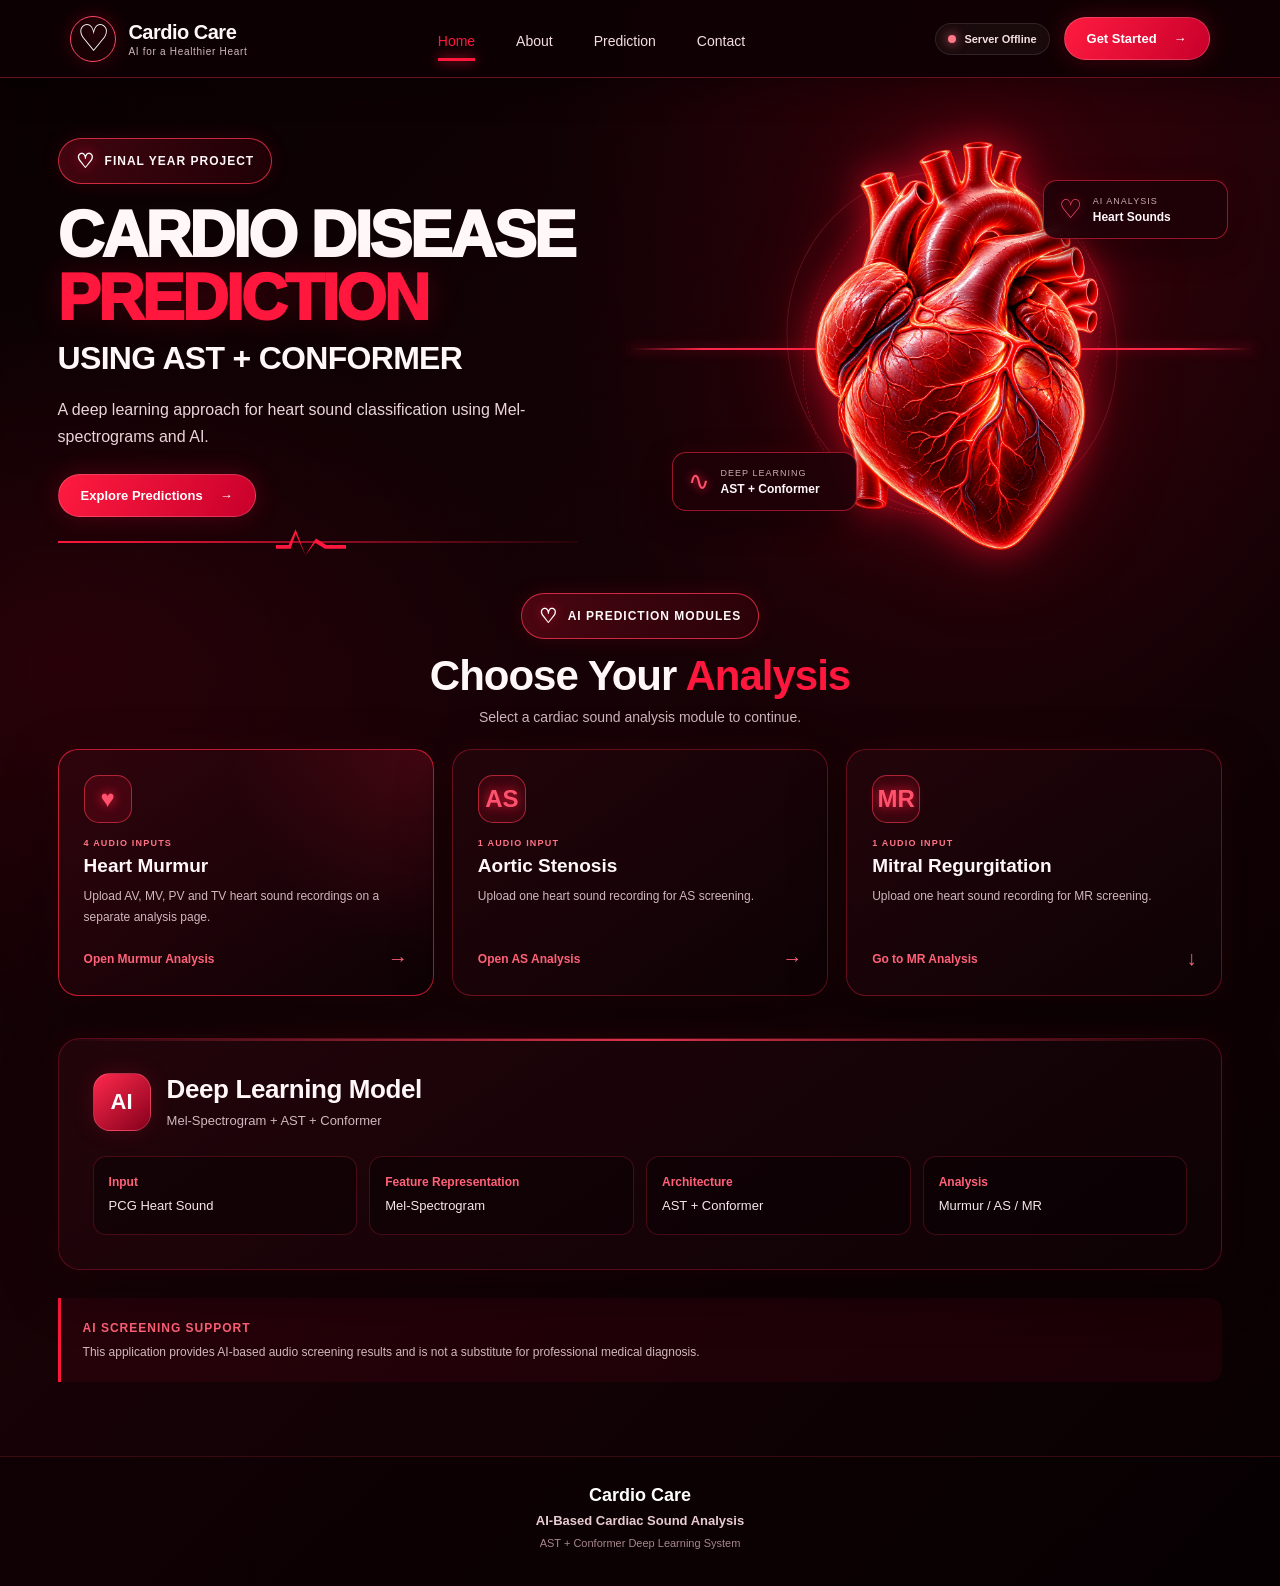
<file: index.html>
<!DOCTYPE html>
<html lang="en">

<head>

    <meta charset="UTF-8">

    <meta name="viewport"
          content="width=device-width, initial-scale=1.0">

    <title>Cardio Care | AI Cardiac Sound Analysis</title>

    <link rel="stylesheet" href="style.css">

</head>


<body>


<!-- =========================================================
     HEADER
========================================================= -->

<header class="header" id="home">
<a class="logo" href="#home" aria-label="Cardio Care home"><span class="logo-mark" aria-hidden="true">♡</span><span class="logo-copy"><strong>Cardio Care</strong><small>AI for a Healthier Heart</small></span></a>
<nav class="main-nav" aria-label="Main navigation"><a class="active" href="#home">Home</a><a href="#about">About</a><a href="#prediction">Prediction</a><a href="#contact">Contact</a></nav>
<div class="header-actions"><div class="status"><span id="serverDot" class="status-dot"></span><span id="serverStatus">Checking server...</span></div><a class="get-started" href="#prediction">Get Started <span aria-hidden="true">→</span></a></div>
</header>



<!-- =========================================================
     MAIN
========================================================= -->

<main class="container">


    <!-- =====================================================
         HERO
    ====================================================== -->

    <section class="hero" id="about"><div class="hero-copy"><div class="hero-badge"><span class="pulse-mini">♡</span> FINAL YEAR PROJECT</div><h1>CARDIO DISEASE<br><span>PREDICTION</span></h1><h2>USING AST + CONFORMER</h2><p>A deep learning approach for heart sound classification using Mel-spectrograms and AI.</p><a class="hero-cta" href="#prediction">Explore Predictions <span aria-hidden="true">→</span></a><div class="hero-ecg" aria-hidden="true"><span></span></div></div><div class="hero-art" aria-hidden="true"><div class="heart-orbit orbit-one"></div><div class="heart-orbit orbit-two"></div><div class="heart-glow"></div><img class="hero-heart-image" src="heart.png" alt="Realistic red anatomical human heart"><div class="ecg-line"><span></span></div><div class="floating-chip chip-top"><span class="chip-icon">♡</span><span><small>AI ANALYSIS</small><strong>Heart Sounds</strong></span></div><div class="floating-chip chip-bottom"><span class="chip-icon">∿</span><span><small>DEEP LEARNING</small><strong>AST + Conformer</strong></span></div></div></section>



    <!-- =====================================================
         1. HEART MURMUR ANALYSIS
    ====================================================== -->





    <!-- =====================================================
         2. AORTIC STENOSIS ANALYSIS
    ====================================================== -->

    
    <section class="module-section" id="prediction">
        <div class="module-heading">
            <span class="hero-badge"><span class="pulse-mini">♡</span> AI PREDICTION MODULES</span>
            <h2>Choose Your <span>Analysis</span></h2>
            <p>Select a cardiac sound analysis module to continue.</p>
        </div>
        <div class="module-grid">
            <a class="module-card module-featured" href="murmur.html">
                <span class="module-symbol">♥</span><span class="module-tag">4 AUDIO INPUTS</span>
                <h3>Heart Murmur</h3><p>Upload AV, MV, PV and TV heart sound recordings on a separate analysis page.</p>
                <span class="module-link">Open Murmur Analysis <b>→</b></span>
            </a>
            <a class="module-card" href="as.html">
                <span class="module-symbol">AS</span><span class="module-tag">1 AUDIO INPUT</span>
                <h3>Aortic Stenosis</h3><p>Upload one heart sound recording for AS screening.</p>
                <span class="module-link">Open AS Analysis <b>→</b></span>
            </a>
            <a class="module-card" href="mr.html">
                <span class="module-symbol">MR</span><span class="module-tag">1 AUDIO INPUT</span>
                <h3>Mitral Regurgitation</h3><p>Upload one heart sound recording for MR screening.</p>
                <span class="module-link">Go to MR Analysis <b>↓</b></span>
            </a>
        </div>
    </section>





    <!-- =====================================================
         3. MITRAL REGURGITATION ANALYSIS
    ====================================================== -->

    



    <!-- =====================================================
         MODEL INFORMATION
    ====================================================== -->

    <section class="card model-card">

        <div class="section-title">

            <div class="icon">
                AI
            </div>

            <div>

                <h2>
                    Deep Learning Model
                </h2>

                <p>
                    Mel-Spectrogram + AST + Conformer
                </p>

            </div>

        </div>

        <div class="model-info">

            <div class="model-item">
                <strong>Input</strong>
                <span>PCG Heart Sound</span>
            </div>

            <div class="model-item">
                <strong>Feature Representation</strong>
                <span>Mel-Spectrogram</span>
            </div>

            <div class="model-item">
                <strong>Architecture</strong>
                <span>AST + Conformer</span>
            </div>

            <div class="model-item">
                <strong>Analysis</strong>
                <span>Murmur / AS / MR</span>
            </div>

        </div>

    </section>



    <!-- =====================================================
         DISCLAIMER
    ====================================================== -->

    <section class="disclaimer">

        <span>
            AI Screening Support
        </span>

        <p>
            This application provides AI-based audio screening
            results and is not a substitute for professional
            medical diagnosis.
        </p>

    </section>


</main>



<!-- =========================================================
     FOOTER
========================================================= -->

<footer id="contact">

    <div class="footer-brand">
        Cardio Care
    </div>

    <p>
        AI-Based Cardiac Sound Analysis
    </p>

    <span>
        AST + Conformer Deep Learning System
    </span>

</footer>



<!-- =========================================================
     JAVASCRIPT
========================================================= -->

<script src="script.js"></script>


</body>

</html>
</file>
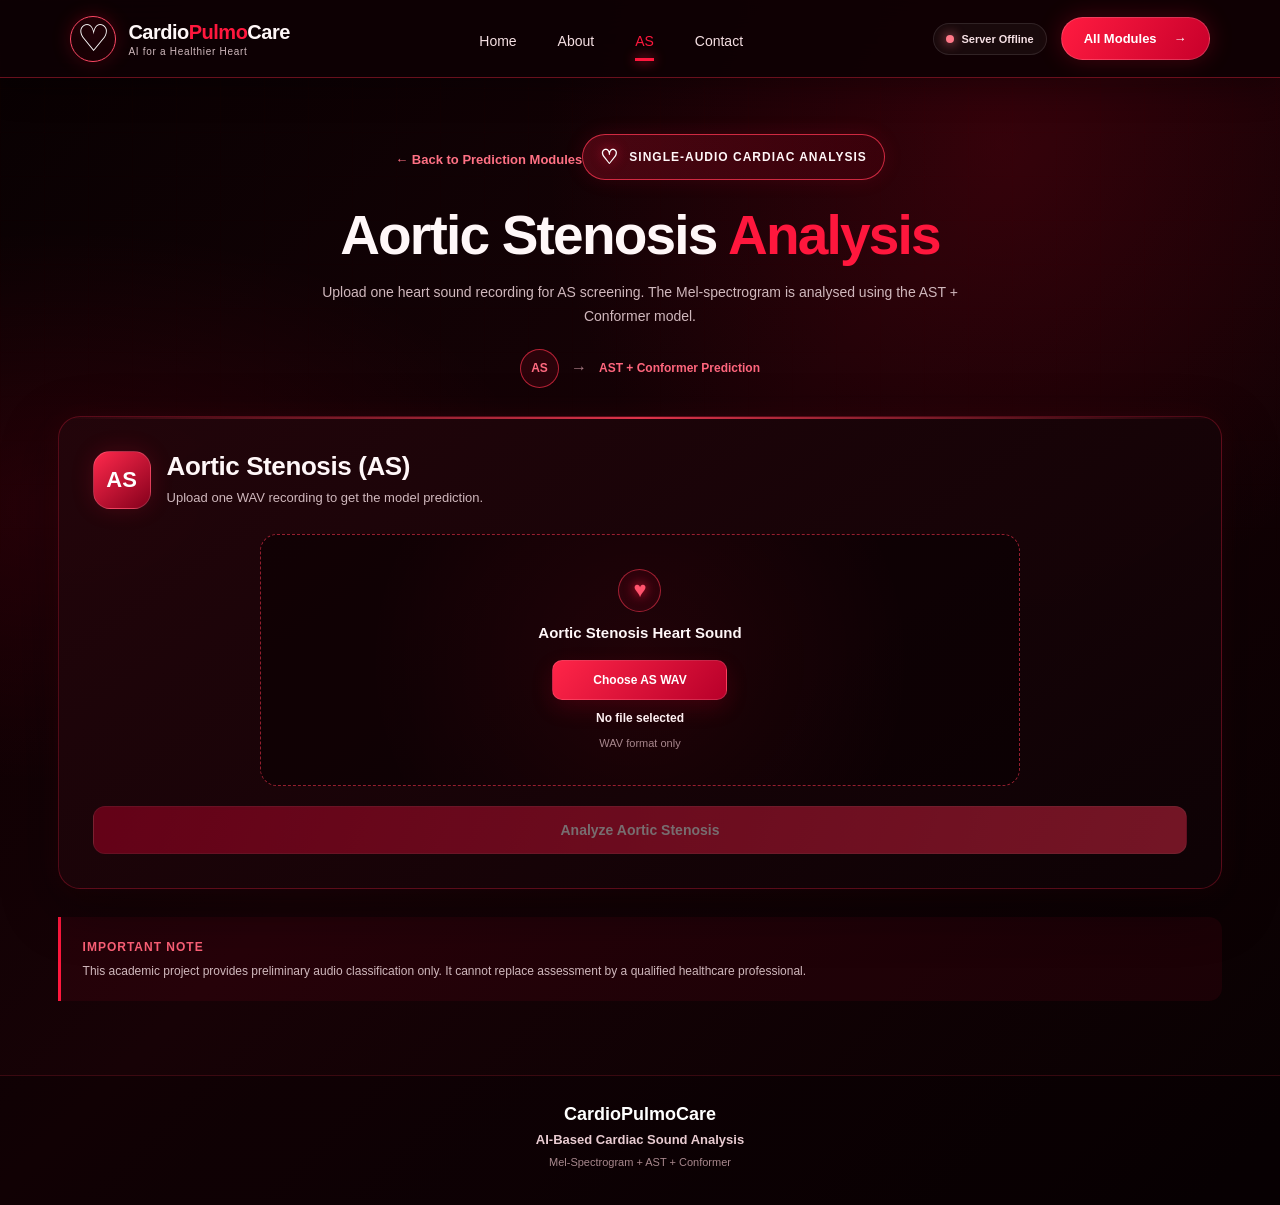
<file: as.html>
<!DOCTYPE html>
<html lang="en"><head><meta charset="UTF-8"><meta name="viewport" content="width=device-width, initial-scale=1.0"><title>Aortic Stenosis Analysis | CardioPulmoCare</title><link rel="stylesheet" href="style.css"></head>
<body>
<header class="header" id="home">
  <a class="logo" href="index.html" aria-label="CardioPulmoCare home"><span class="logo-mark" aria-hidden="true">♡</span><span class="logo-copy"><strong>Cardio<span>Pulmo</span>Care</strong><small>AI for a Healthier Heart</small></span></a>
  <nav class="main-nav" aria-label="Main navigation"><a href="index.html">Home</a><a href="index.html#about">About</a><a class="active" href="as.html">AS</a><a href="index.html#contact">Contact</a></nav>
  <div class="header-actions"><div class="status"><span id="serverDot" class="status-dot"></span><span id="serverStatus">Checking server...</span></div><a class="get-started" href="index.html#prediction">All Modules <span aria-hidden="true">→</span></a></div>
</header>
<main class="container" id="as-page">
  <section class="murmur-page-hero"><a class="back-link" href="index.html#prediction">← Back to Prediction Modules</a><div class="hero-badge"><span class="pulse-mini">♡</span> SINGLE-AUDIO CARDIAC ANALYSIS</div><h1>Aortic Stenosis <span>Analysis</span></h1><p>Upload one heart sound recording for AS screening. The Mel-spectrogram is analysed using the AST + Conformer model.</p><div class="valve-flow"><span>AS</span><i>→</i><strong>AST + Conformer Prediction</strong></div></section>
  <section class="card heart-card" id="prediction">
    <div class="section-title"><div class="icon">AS</div><div><h2>Aortic Stenosis (AS)</h2><p>Upload one WAV recording to get the model prediction.</p></div></div>
    <div class="upload-box disease-upload">
      <div class="upload-symbol">♥</div><h3>Aortic Stenosis Heart Sound</h3>
      <input type="file" id="asAudioFile" accept=".wav,audio/wav" hidden>
      <label for="asAudioFile" class="choose-button">Choose AS WAV</label>
      <div id="asFileName" class="file-name">No file selected</div>
      <div class="upload-help">WAV format only</div>
    </div>
    <button id="analyzeASButton" class="analyze-button" disabled>Analyze Aortic Stenosis</button>
    <div id="asLoading" class="loading hidden"><div class="spinner"></div>Analysing heart sound using AST + Conformer...</div>
    <div id="asResult" class="result hidden"><div class="result-title" id="asResultTitle">Prediction</div><p id="asResultMessage"></p><p class="upload-help">AI screening support only; this is not a medical diagnosis.</p></div>
    <div id="asError" class="error hidden" role="alert"></div>
  </section>
  <div class="disclaimer"><span>Important note</span><p>This academic project provides preliminary audio classification only. It cannot replace assessment by a qualified healthcare professional.</p></div>
</main>
<footer id="contact"><div class="footer-brand">CardioPulmoCare</div><p>AI-Based Cardiac Sound Analysis</p><span>Mel-Spectrogram + AST + Conformer</span></footer>
<script src="script.js"></script></body></html>
</file>
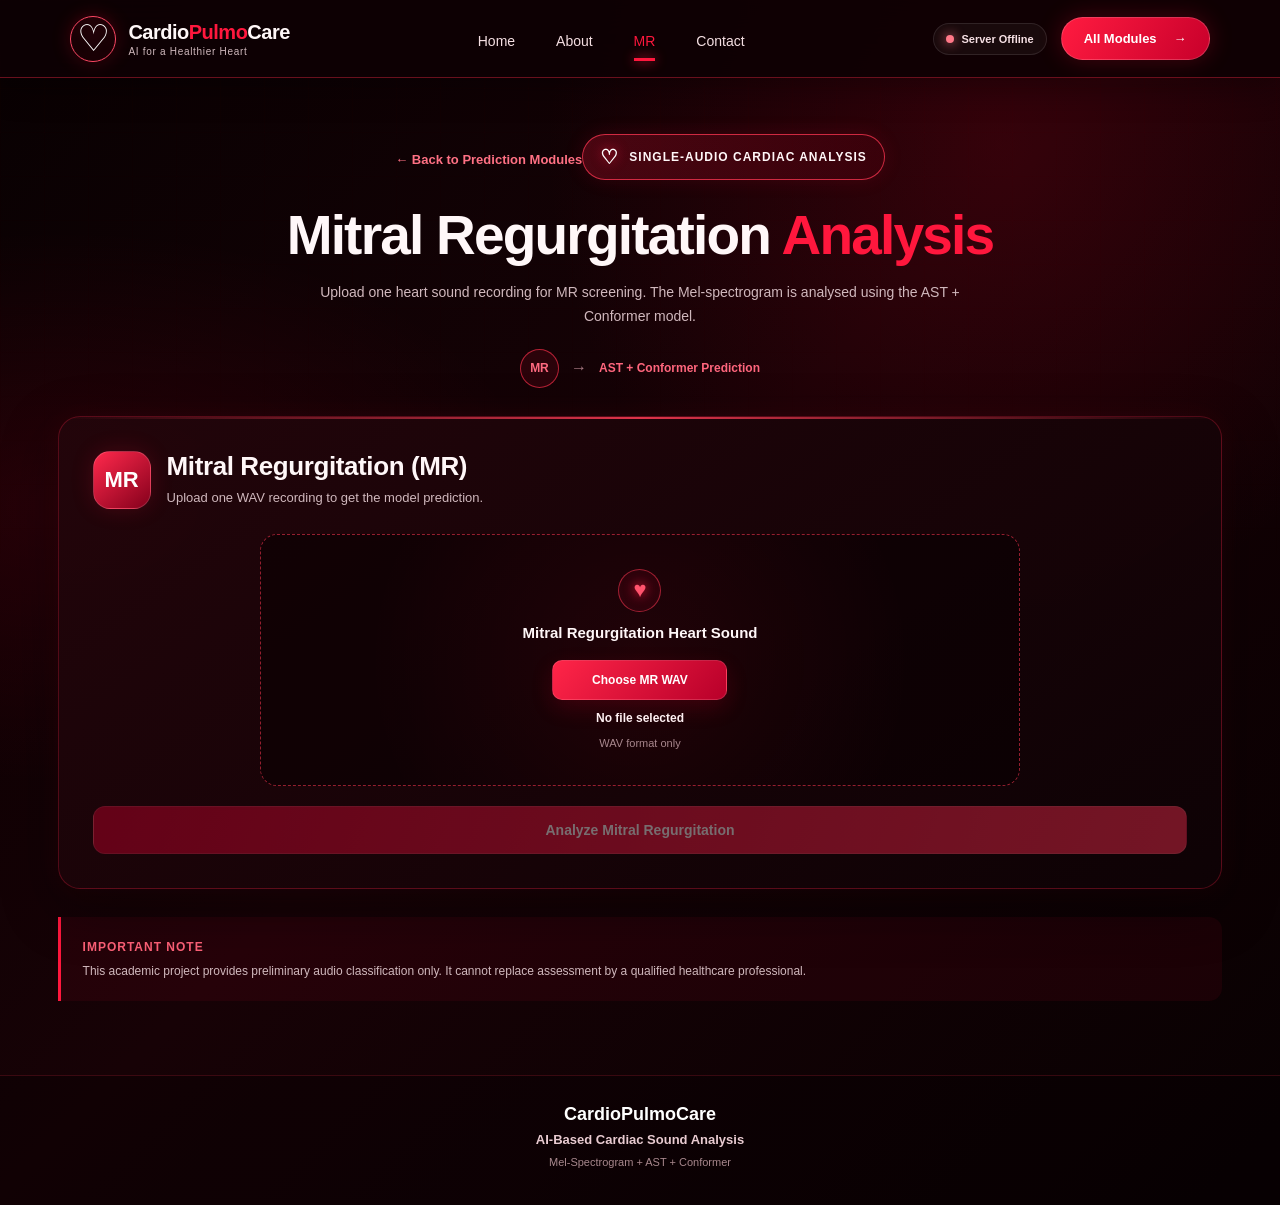
<file: mr.html>
<!DOCTYPE html>
<html lang="en"><head><meta charset="UTF-8"><meta name="viewport" content="width=device-width, initial-scale=1.0"><title>Mitral Regurgitation Analysis | CardioPulmoCare</title><link rel="stylesheet" href="style.css"></head>
<body>
<header class="header" id="home">
  <a class="logo" href="index.html" aria-label="CardioPulmoCare home"><span class="logo-mark" aria-hidden="true">♡</span><span class="logo-copy"><strong>Cardio<span>Pulmo</span>Care</strong><small>AI for a Healthier Heart</small></span></a>
  <nav class="main-nav" aria-label="Main navigation"><a href="index.html">Home</a><a href="index.html#about">About</a><a class="active" href="mr.html">MR</a><a href="index.html#contact">Contact</a></nav>
  <div class="header-actions"><div class="status"><span id="serverDot" class="status-dot"></span><span id="serverStatus">Checking server...</span></div><a class="get-started" href="index.html#prediction">All Modules <span aria-hidden="true">→</span></a></div>
</header>
<main class="container" id="mr-page">
  <section class="murmur-page-hero"><a class="back-link" href="index.html#prediction">← Back to Prediction Modules</a><div class="hero-badge"><span class="pulse-mini">♡</span> SINGLE-AUDIO CARDIAC ANALYSIS</div><h1>Mitral Regurgitation <span>Analysis</span></h1><p>Upload one heart sound recording for MR screening. The Mel-spectrogram is analysed using the AST + Conformer model.</p><div class="valve-flow"><span>MR</span><i>→</i><strong>AST + Conformer Prediction</strong></div></section>
  <section class="card heart-card" id="prediction">
    <div class="section-title"><div class="icon">MR</div><div><h2>Mitral Regurgitation (MR)</h2><p>Upload one WAV recording to get the model prediction.</p></div></div>
    <div class="upload-box disease-upload">
      <div class="upload-symbol">♥</div><h3>Mitral Regurgitation Heart Sound</h3>
      <input type="file" id="mrAudioFile" accept=".wav,audio/wav" hidden>
      <label for="mrAudioFile" class="choose-button">Choose MR WAV</label>
      <div id="mrFileName" class="file-name">No file selected</div>
      <div class="upload-help">WAV format only</div>
    </div>
    <button id="analyzeMRButton" class="analyze-button" disabled>Analyze Mitral Regurgitation</button>
    <div id="mrLoading" class="loading hidden"><div class="spinner"></div>Analysing heart sound using AST + Conformer...</div>
    <div id="mrResult" class="result hidden"><div class="result-title" id="mrResultTitle">Prediction</div><p id="mrResultMessage"></p><p class="upload-help">AI screening support only; this is not a medical diagnosis.</p></div>
    <div id="mrError" class="error hidden" role="alert"></div>
  </section>
  <div class="disclaimer"><span>Important note</span><p>This academic project provides preliminary audio classification only. It cannot replace assessment by a qualified healthcare professional.</p></div>
</main>
<footer id="contact"><div class="footer-brand">CardioPulmoCare</div><p>AI-Based Cardiac Sound Analysis</p><span>Mel-Spectrogram + AST + Conformer</span></footer>
<script src="script.js"></script></body></html>
</file>
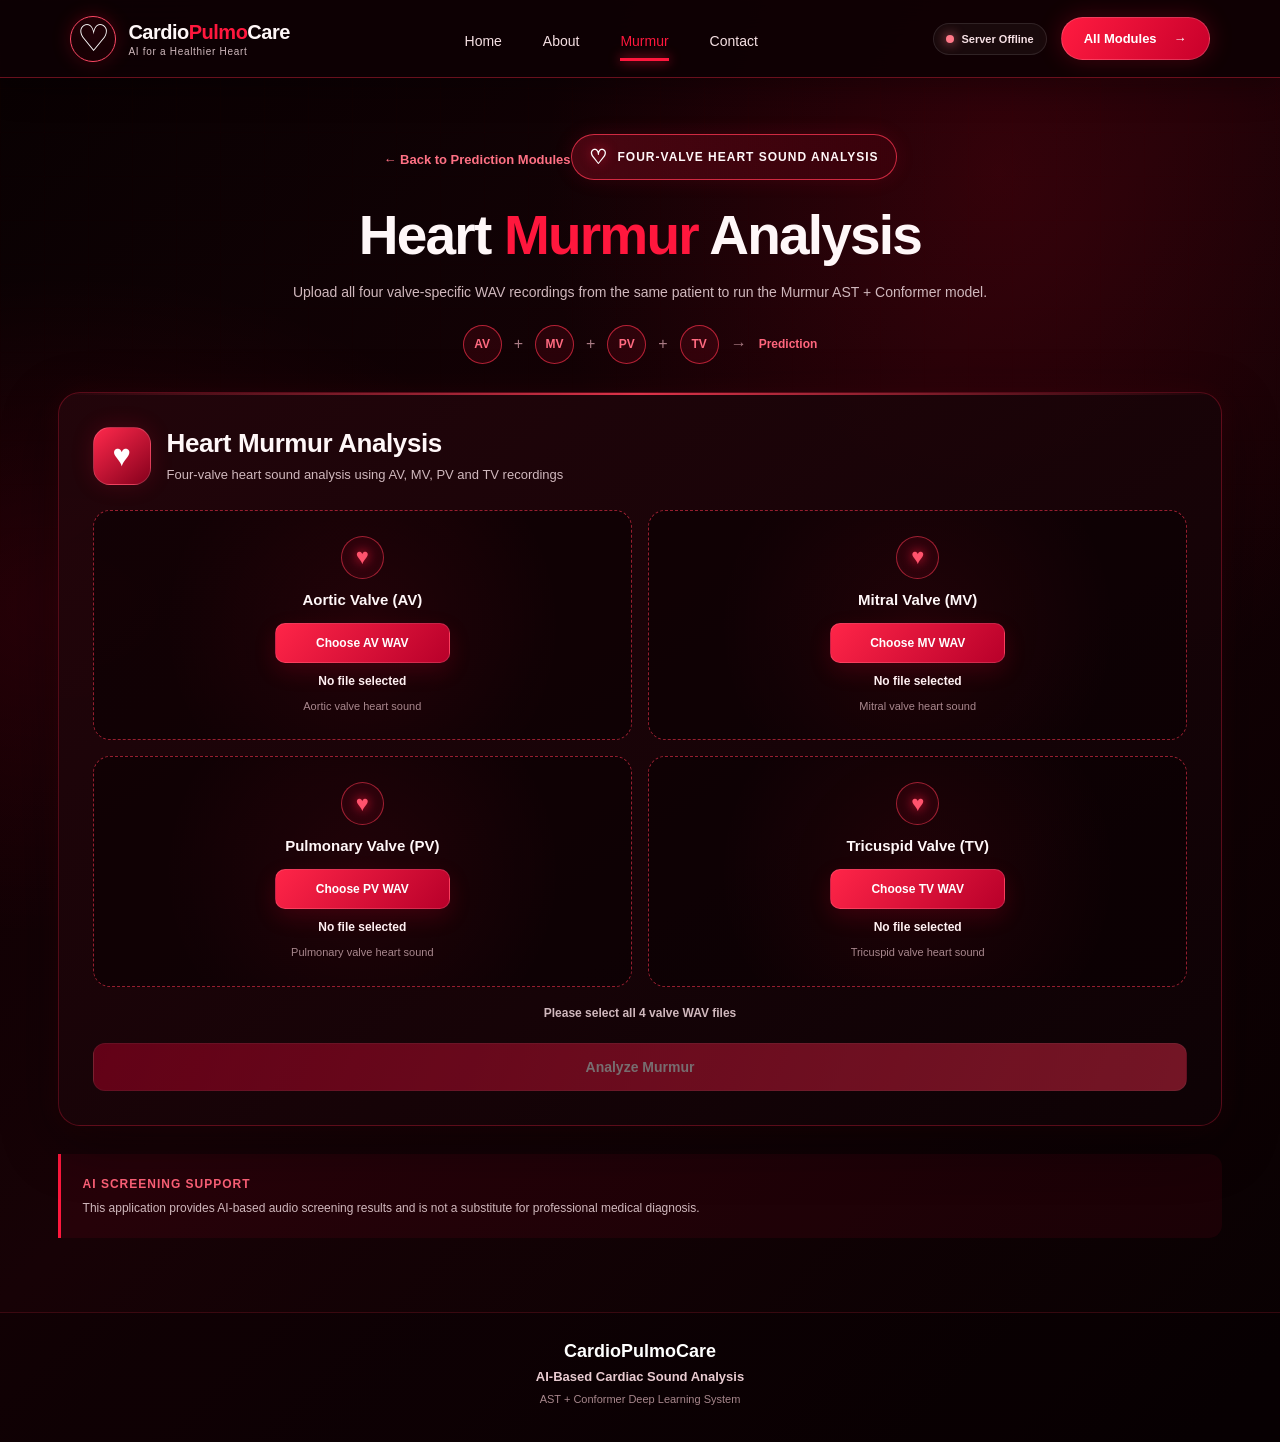
<file: murmur.html>
<!DOCTYPE html>
<html lang="en"><head><meta charset="UTF-8"><meta name="viewport" content="width=device-width, initial-scale=1.0"><title>Heart Murmur Analysis | CardioPulmoCare</title><link rel="stylesheet" href="style.css"></head><body>
<header class="header" id="home">
  <a class="logo" href="index.html" aria-label="CardioPulmoCare home"><span class="logo-mark" aria-hidden="true">♡</span><span class="logo-copy"><strong>Cardio<span>Pulmo</span>Care</strong><small>AI for a Healthier Heart</small></span></a>
  <nav class="main-nav" aria-label="Main navigation"><a href="index.html">Home</a><a href="index.html#about">About</a><a class="active" href="#murmur-page">Murmur</a><a href="index.html#contact">Contact</a></nav>
  <div class="header-actions"><div class="status"><span id="serverDot" class="status-dot"></span><span id="serverStatus">Checking server...</span></div><a class="get-started" href="index.html#prediction">All Modules <span aria-hidden="true">→</span></a></div>
</header>
<main class="container" id="murmur-page">
  <section class="murmur-page-hero"><a class="back-link" href="index.html#prediction">← Back to Prediction Modules</a><div class="hero-badge"><span class="pulse-mini">♡</span> FOUR-VALVE HEART SOUND ANALYSIS</div><h1>Heart <span>Murmur</span> Analysis</h1><p>Upload all four valve-specific WAV recordings from the same patient to run the Murmur AST + Conformer model.</p><div class="valve-flow"><span>AV</span><i>+</i><span>MV</span><i>+</i><span>PV</span><i>+</i><span>TV</span><i>→</i><strong>Prediction</strong></div></section>
    <section class="card heart-card" id="prediction">


        <div class="section-title">

            <div class="icon heart-icon">
                ♥
            </div>

            <div>

                <h2>
                    Heart Murmur Analysis
                </h2>

                <p>
                    Four-valve heart sound analysis using AV, MV, PV and TV recordings
                </p>

            </div>

        </div>



        <!-- =================================================
             FOUR VALVE UPLOADS
        ================================================== -->

        <div class="heart-valves">


            <!-- ================= AV ================= -->

            <div class="upload-box heart-upload">

                <div class="upload-symbol">
                    ♥
                </div>

                <h3>
                    Aortic Valve (AV)
                </h3>

                <input
                    type="file"
                    id="avAudioFile"
                    accept=".wav,audio/wav"
                    hidden
                >

                <label
                    for="avAudioFile"
                    class="choose-button">

                    Choose AV WAV

                </label>

                <div
                    id="avFileName"
                    class="file-name">

                    No file selected

                </div>

                <div class="upload-help">
                    Aortic valve heart sound
                </div>

            </div>



            <!-- ================= MV ================= -->

            <div class="upload-box heart-upload">

                <div class="upload-symbol">
                    ♥
                </div>

                <h3>
                    Mitral Valve (MV)
                </h3>

                <input
                    type="file"
                    id="mvAudioFile"
                    accept=".wav,audio/wav"
                    hidden
                >

                <label
                    for="mvAudioFile"
                    class="choose-button">

                    Choose MV WAV

                </label>

                <div
                    id="mvFileName"
                    class="file-name">

                    No file selected

                </div>

                <div class="upload-help">
                    Mitral valve heart sound
                </div>

            </div>



            <!-- ================= PV ================= -->

            <div class="upload-box heart-upload">

                <div class="upload-symbol">
                    ♥
                </div>

                <h3>
                    Pulmonary Valve (PV)
                </h3>

                <input
                    type="file"
                    id="pvAudioFile"
                    accept=".wav,audio/wav"
                    hidden
                >

                <label
                    for="pvAudioFile"
                    class="choose-button">

                    Choose PV WAV

                </label>

                <div
                    id="pvFileName"
                    class="file-name">

                    No file selected

                </div>

                <div class="upload-help">
                    Pulmonary valve heart sound
                </div>

            </div>



            <!-- ================= TV ================= -->

            <div class="upload-box heart-upload">

                <div class="upload-symbol">
                    ♥
                </div>

                <h3>
                    Tricuspid Valve (TV)
                </h3>

                <input
                    type="file"
                    id="tvAudioFile"
                    accept=".wav,audio/wav"
                    hidden
                >

                <label
                    for="tvAudioFile"
                    class="choose-button">

                    Choose TV WAV

                </label>

                <div
                    id="tvFileName"
                    class="file-name">

                    No file selected

                </div>

                <div class="upload-help">
                    Tricuspid valve heart sound
                </div>

            </div>


        </div>



        <!-- HEART FILE STATUS -->

        <div
            id="heartFileStatus"
            class="file-name">

            Please select all 4 valve WAV files

        </div>



        <!-- HEART BUTTON -->

        <button
            id="analyzeHeartButton"
            class="analyze-button heart-button"
            disabled>

            Analyze Murmur

        </button>



        <!-- HEART LOADING -->

        <div
            id="heartLoading"
            class="loading hidden">

            <div class="spinner"></div>

            <span>
                Analyzing AV + MV + PV + TV...
            </span>

        </div>



        <!-- HEART RESULT -->

        <div
            id="heartResult"
            class="result hidden">

            <div
                id="heartResultTitle"
                class="result-title">
            </div>

            <div
                id="heartProbabilities">
            </div>

        </div>



        <!-- HEART ERROR -->

        <div
            id="heartError"
            class="error hidden">
        </div>


    </section>
  <section class="disclaimer"><span>AI Screening Support</span><p>This application provides AI-based audio screening results and is not a substitute for professional medical diagnosis.</p></section>
</main><footer id="contact"><div class="footer-brand">CardioPulmoCare</div><p>AI-Based Cardiac Sound Analysis</p><span>AST + Conformer Deep Learning System</span></footer><script src="script.js"></script></body></html>
</file>
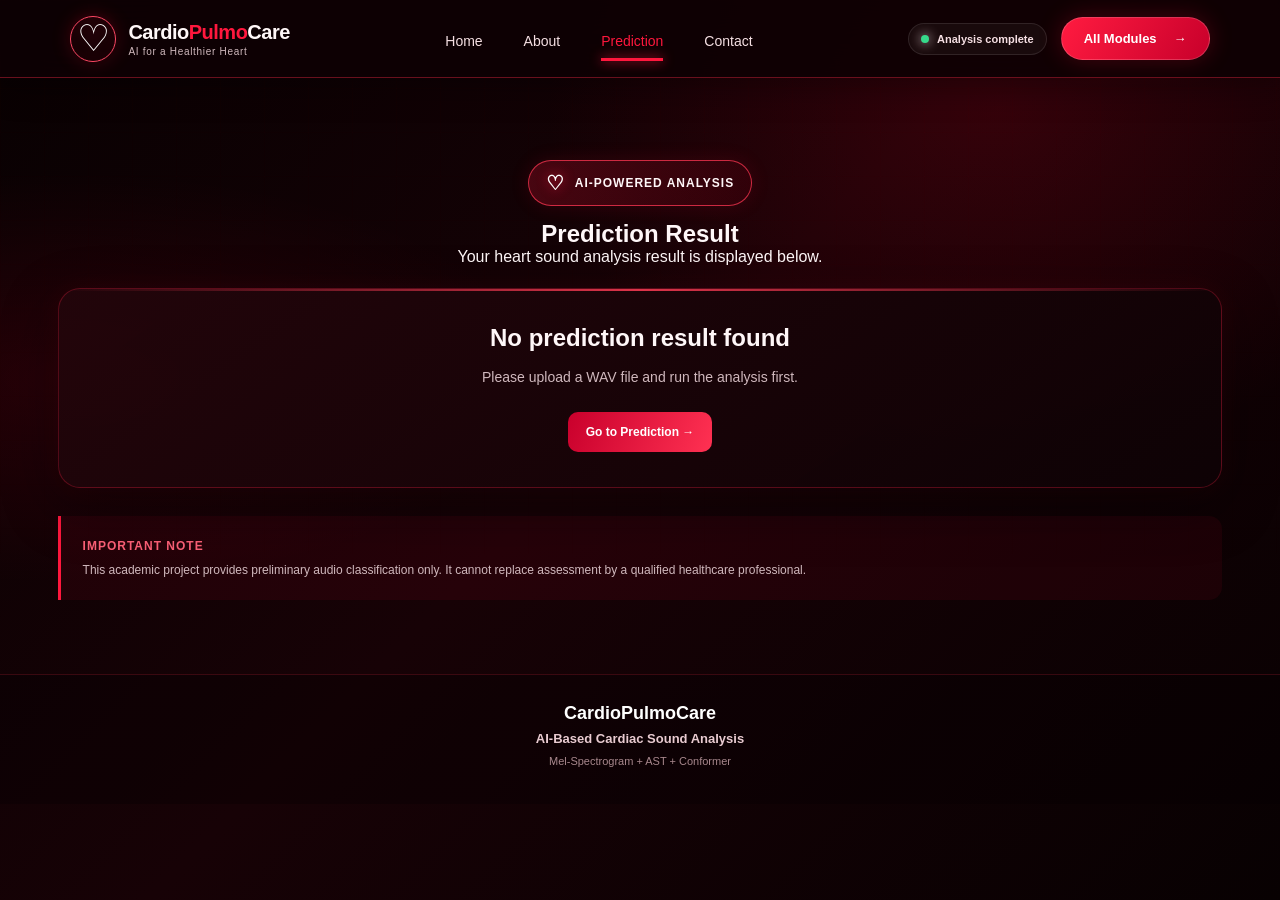
<file: result.html>
<!DOCTYPE html>
<html lang="en">
<head>
<meta charset="UTF-8"><meta name="viewport" content="width=device-width, initial-scale=1.0">
<title>Prediction Result | CardioPulmoCare</title><link rel="stylesheet" href="style.css">
<style>
.result-hero{text-align:center;padding:36px 0 22px}.result-hero .hero-badge{margin-bottom:14px}.result-layout{display:grid;grid-template-columns:minmax(0,1.1fr) minmax(0,.9fr);gap:22px;align-items:stretch}.result-status{display:flex;align-items:center;gap:15px;margin:10px 0 20px}.result-heart{width:72px;height:72px;object-fit:contain;filter:drop-shadow(0 0 20px #ff1747);animation:heartbeat 2s infinite}.result-kicker{color:#ff627b;font-size:11px;font-weight:900;letter-spacing:2px;text-transform:uppercase}.big-result{font-size:clamp(26px,3vw,40px);line-height:1.12;font-weight:950;color:#ff5a75;margin-top:8px;overflow-wrap:anywhere}.result-description{color:var(--muted);font-size:14px;line-height:1.7;margin-top:14px}.audio-list{display:grid;gap:13px;margin-top:15px}.audio-row{padding:15px;border:1px solid #ff2d4b38;border-radius:13px;background:#090103a8}.audio-row strong{display:block;font-size:13px;overflow-wrap:anywhere;margin-bottom:10px}.audio-row audio{width:100%;height:38px;accent-color:#ff3152}.wave{display:flex;align-items:center;justify-content:center;gap:4px;height:80px;padding:10px;margin-top:14px;border:1px solid #ff2d4b38;border-radius:13px;background:radial-gradient(ellipse at center,#ff173d1c,transparent 70%),#090103}.wave i{display:block;width:4px;border-radius:6px;background:linear-gradient(#ff8a9c,#f20b3d);box-shadow:0 0 8px #ff244a66}.details-grid{display:grid;grid-template-columns:repeat(2,minmax(0,1fr));gap:12px;margin-top:20px}.detail{padding:15px;border:1px solid #ff2d4b38;border-radius:12px;background:#0801038c}.detail span{display:block;color:var(--muted2);font-size:11px;margin-bottom:7px}.detail strong{display:block;font-size:13px;overflow-wrap:anywhere}.result-actions{display:flex;gap:12px;flex-wrap:wrap;margin-top:22px}.result-actions a{display:inline-flex;justify-content:center;align-items:center;text-decoration:none;padding:13px 18px;border-radius:10px;font-weight:800;font-size:12px}.primary-action{color:#fff;background:linear-gradient(110deg,#c9002c,#ff3152)}.secondary-action{border:1px solid #ff37538f;color:#fff;background:#ff173d10}.empty-result{text-align:center;padding:35px 20px}.error-text{color:#ff9eae;line-height:1.6}@media(max-width:760px){.result-layout{grid-template-columns:1fr}.result-hero{padding-top:25px}.result-status{align-items:flex-start}.result-heart{width:58px;height:58px}}
</style></head>
<body>
<header class="header" id="home">
<a class="logo" href="index.html" aria-label="CardioPulmoCare home"><span class="logo-mark" aria-hidden="true">♡</span><span class="logo-copy"><strong>Cardio<span>Pulmo</span>Care</strong><small>AI for a Healthier Heart</small></span></a>
<nav class="main-nav" aria-label="Main navigation"><a href="index.html">Home</a><a href="index.html#about">About</a><a class="active" href="index.html#prediction">Prediction</a><a href="index.html#contact">Contact</a></nav>
<div class="header-actions"><div class="status"><span class="status-dot" style="background:#36d98b"></span><span>Analysis complete</span></div><a class="get-started" href="index.html#prediction">All Modules <span aria-hidden="true">→</span></a></div>
</header>
<main class="container">
<section class="result-hero"><div class="hero-badge"><span class="pulse-mini">♡</span> AI-POWERED ANALYSIS</div><h1>Prediction <span>Result</span></h1><p>Your heart sound analysis result is displayed below.</p></section>
<div id="missingResult" class="card empty-result hidden"><h2>No prediction result found</h2><p class="result-description">Please upload a WAV file and run the analysis first.</p><div class="result-actions" style="justify-content:center"><a class="primary-action" href="index.html#prediction">Go to Prediction →</a></div></div>
<div id="resultContent" class="result-layout hidden">
<section class="card"><div class="result-status"><img class="result-heart" src="heart.png" alt="Glowing anatomical heart"><div><div class="result-kicker">Predicted class</div><div id="predictionTitle" class="big-result">Analysis complete</div></div></div><p id="predictionMessage" class="result-description"></p><div class="wave" id="waveform" aria-label="Decorative audio waveform"></div><div class="details-grid"><div class="detail"><span>MODEL USED</span><strong id="modelName">AST + Conformer</strong></div><div class="detail"><span>FILES ANALYSED</span><strong id="fileCount">1 WAV file</strong></div><div class="detail"><span>RESULT TIME</span><strong id="resultTime">Just now</strong></div><div class="detail"><span>STATUS</span><strong style="color:#5ce5a4">Completed</strong></div></div><div class="result-actions"><a class="primary-action" href="index.html#prediction">Analyze Another →</a><a class="secondary-action" href="index.html">Back to Home</a></div></section>
<section class="card"><div class="section-title"><div class="icon">♫</div><div><h2>Uploaded Audio</h2><p>Listen to the recording used for this prediction.</p></div></div><div id="audioFiles" class="audio-list"></div><p class="upload-help">Audio previews are available when the file could be stored by this browser.</p></section>
</div>
<div class="disclaimer"><span>Important note</span><p>This academic project provides preliminary audio classification only. It cannot replace assessment by a qualified healthcare professional.</p></div>
</main><footer id="contact"><div class="footer-brand">CardioPulmoCare</div><p>AI-Based Cardiac Sound Analysis</p><span>Mel-Spectrogram + AST + Conformer</span></footer>
<script>
(function(){
 const raw=sessionStorage.getItem('cardioPredictionResult');
 const missing=document.getElementById('missingResult'); const content=document.getElementById('resultContent');
 if(!raw){missing.classList.remove('hidden');return;}
 let r;try{r=JSON.parse(raw)}catch(e){missing.classList.remove('hidden');return;}
 const d=r.data||{}; const model=r.model||'Cardiac Audio Analysis';
 const prediction=d.result||d.message||d.prediction||d.label||'Analysis complete';
 document.getElementById('predictionTitle').textContent=String(prediction);
 document.getElementById('predictionMessage').textContent=String(d.message||d.result||'The model returned a prediction successfully. Please interpret this result as an academic screening output, not a medical diagnosis.');
 document.getElementById('modelName').textContent=String(d.model||model);
 document.getElementById('fileCount').textContent=(r.files||[]).length+' WAV file'+((r.files||[]).length===1?'':'s');
 document.getElementById('resultTime').textContent=r.createdAt||'Just now';
 const audioFiles=document.getElementById('audioFiles');
 (r.files||[]).forEach((f,i)=>{const row=document.createElement('div');row.className='audio-row';const name=document.createElement('strong');name.textContent=f.name||('Audio '+(i+1));row.appendChild(name);if(f.data){const audio=document.createElement('audio');audio.controls=true;audio.preload='metadata';audio.src=f.data;row.appendChild(audio)}else{const note=document.createElement('p');note.className='upload-help';note.textContent='Audio preview unavailable; file name retained.';row.appendChild(note)}audioFiles.appendChild(row)});
 const wave=document.getElementById('waveform');const heights=[12,22,36,18,45,28,55,32,19,44,62,27,38,50,20,34,58,25,42,18,31,48,24,60,37,21,46,30,55,17,35,49,26,41,20,57,33,16,44,29,52,23,38,60,27,43,19,34,48,25,56,31,17,40,53,22,36,46,28,58];heights.forEach(h=>{const bar=document.createElement('i');bar.style.height=h+'px';wave.appendChild(bar)});
 content.classList.remove('hidden');
})();
</script></body></html>
</file>
<file: style.css>
/* CardioPulmoCare — red/black neon heart theme */
:root{--bg:#090203;--surface:rgba(24,4,8,.92);--red:#ff173d;--red2:#c9002b;--text:#fff7f8;--muted:#d0b8bd;--muted2:#a8878d;--line:rgba(255,42,72,.38);--green:#39e6a0;--danger:#ff7888;--radius:22px;--shadow:0 18px 55px rgba(0,0,0,.42),0 0 28px rgba(255,20,58,.08)}
*{box-sizing:border-box;margin:0;padding:0}html{scroll-behavior:smooth;scroll-padding-top:100px}body{min-height:100vh;overflow-x:hidden;color:var(--text);font-family:Inter,"Segoe UI",Arial,sans-serif;background:radial-gradient(ellipse at 78% 12%,rgba(155,0,25,.23),transparent 32%),radial-gradient(ellipse at 5% 42%,rgba(255,0,45,.1),transparent 28%),linear-gradient(135deg,#080102,#170206 48%,#080102)}body:before{content:"";position:fixed;inset:0;z-index:-1;pointer-events:none;opacity:.23;background-image:linear-gradient(rgba(255,40,70,.06) 1px,transparent 1px),linear-gradient(90deg,rgba(255,40,70,.06) 1px,transparent 1px);background-size:44px 44px;mask-image:linear-gradient(#000,transparent 88%)}a{color:inherit;text-decoration:none}button,input{font:inherit}
.header{position:sticky;top:0;z-index:1000;min-height:78px;padding:0 5.5%;display:flex;align-items:center;justify-content:space-between;gap:24px;background:rgba(14,1,4,.9);border-bottom:1px solid var(--line);box-shadow:0 8px 35px #0005;backdrop-filter:blur(20px)}.logo{display:flex;align-items:center;gap:12px;flex-shrink:0}.logo-mark{display:grid;place-items:center;width:46px;height:46px;border:1.5px solid #ff4965;border-radius:50%;color:#fff;font-size:37px;text-shadow:0 0 15px var(--red);box-shadow:0 0 20px #ff173d33,inset 0 0 15px #ff173d1a}.logo-copy{display:grid;gap:2px}.logo-copy strong{font-size:20px;font-weight:850;letter-spacing:-.5px}.logo-copy strong span{color:var(--red)}.logo-copy small{color:var(--muted);font-size:10px;letter-spacing:.7px}.main-nav{display:flex;align-items:center;justify-content:center;gap:clamp(18px,3.2vw,48px)}.main-nav a{position:relative;padding:29px 0 25px;color:#f5dfe3;font-size:14px;transition:color .2s}.main-nav a:hover,.main-nav a.active{color:var(--red)}.main-nav a.active:after{content:"";position:absolute;bottom:13px;left:0;right:0;height:3px;background:var(--red);box-shadow:0 0 12px var(--red)}.header-actions{display:flex;align-items:center;gap:14px}.status{display:flex;align-items:center;gap:8px;padding:9px 12px;border:1px solid #ffffff1a;border-radius:999px;background:#ffffff0a;color:#f6dfe3;font-size:11px;font-weight:700;white-space:nowrap}.status-dot{width:8px;height:8px;border-radius:50%;background:#ff596c;box-shadow:0 0 12px currentColor}.status-dot.online{background:var(--green);color:var(--green)}.status-dot.offline{background:var(--danger);color:var(--danger)}.get-started,.hero-cta{display:inline-flex;align-items:center;justify-content:center;gap:17px;border:1px solid #ffffff2e;border-radius:999px;padding:13px 22px;background:linear-gradient(120deg,#ff1b40,#c8002b);color:white;font-size:13px;font-weight:800;box-shadow:0 0 25px #ff143a38;transition:transform .2s,box-shadow .2s}.get-started:hover,.hero-cta:hover{transform:translateY(-2px);box-shadow:0 0 32px #ff143a6b}
.container{width:min(1320px,91%);margin:0 auto;padding:46px 0 64px}.hero{min-height:400px;display:grid;grid-template-columns:1.05fr .95fr;align-items:center;gap:28px;margin:0 0 30px;position:relative}.hero-copy{position:relative;z-index:2;padding:14px 0 20px}.hero-badge{display:inline-flex;align-items:center;gap:10px;padding:10px 17px;margin-bottom:20px;border:1px solid #ff3753bf;border-radius:999px;background:linear-gradient(100deg,#ff173d3b,#7300132e);box-shadow:0 0 20px #ff173d1f;font-size:12px;font-weight:800;letter-spacing:1px}.pulse-mini{color:#fff;font-size:20px;text-shadow:0 0 12px var(--red)}.hero h1{font-size:clamp(39px,5vw,72px);line-height:.99;font-weight:950;letter-spacing:-2.5px}.hero h1 span{color:var(--red);text-shadow:0 0 30px #ff173d38}.hero h2{margin-top:10px;font-size:clamp(21px,2.5vw,35px);line-height:1.1;font-weight:900;letter-spacing:-.7px}.hero p{max-width:520px;margin-top:20px;color:#ead5d9;font-size:16px;line-height:1.7}.hero-cta{margin-top:24px}.hero-ecg{margin-top:24px;height:2px;max-width:520px;background:linear-gradient(90deg,var(--red),#ff173d14);position:relative}.hero-ecg span{position:absolute;left:42%;top:-12px;width:70px;height:26px;background:var(--red);filter:drop-shadow(0 0 5px var(--red));clip-path:polygon(0 60%,18% 60%,28% 0,42% 100%,57% 35%,72% 60%,100% 60%,100% 75%,70% 75%,56% 52%,42% 100%,28% 17%,21% 75%,0 75%)}.hero-art{min-height:380px;position:relative;display:grid;place-items:center;isolation:isolate}.heart-glow{position:absolute;width:min(34vw,350px);aspect-ratio:1;border-radius:50%;background:radial-gradient(circle,#ff002047,#9100191f 44%,transparent 70%);filter:blur(10px);z-index:-2}.heart-orbit{position:absolute;width:min(34vw,350px);aspect-ratio:1;border-radius:50%;border:1px solid #ff274461;box-shadow:0 0 20px #ff173d12,inset 0 0 20px #ff173d0f}.orbit-one{transform:rotate(24deg) scaleX(.82);border-style:dashed;animation:orbit 26s linear infinite}.orbit-two{transform:rotate(-28deg) scaleX(.93);border-color:#ff647833}.hero-heart{font-size:clamp(160px,20vw,270px);line-height:1;color:#ff2448;text-shadow:0 0 9px #ff2448,0 0 28px #ff0023bf,0 0 70px #ff002373;animation:heartbeat 2s ease-in-out infinite;z-index:1}.ecg-line{position:absolute;left:-10%;right:-6%;top:51%;height:2px;background:linear-gradient(90deg,transparent,#ff274a 12%,#ff274a 88%,transparent);box-shadow:0 0 12px #ff173d99;z-index:0}.ecg-line span{position:absolute;left:38%;top:-38px;width:105px;height:78px;background:#ff2b4d;clip-path:polygon(0 48%,20% 48%,30% 10%,43% 95%,55% 0,68% 48%,100% 48%,100% 52%,66% 52%,55% 18%,43% 100%,30% 25%,22% 52%,0 52%);filter:drop-shadow(0 0 6px #ff2b4d)}.floating-chip{position:absolute;z-index:3;display:flex;align-items:center;gap:11px;min-width:185px;padding:13px 15px;border:1px solid #ff28488c;border-radius:14px;background:#1e0208e8;box-shadow:0 10px 30px #0007,0 0 18px #ff173d1a;backdrop-filter:blur(10px)}.chip-top{top:12%;right:-1%}.chip-bottom{bottom:11%;left:-2%}.chip-icon{font-size:26px;color:#ff526c;text-shadow:0 0 10px var(--red)}.floating-chip small,.floating-chip strong{display:block}.floating-chip small{color:#c9aab0;font-size:9px;letter-spacing:1px}.floating-chip strong{margin-top:4px;font-size:12px}
.project-strip{display:grid;grid-template-columns:repeat(4,1fr);margin:20px 0 44px;padding:22px 18px;border:1px solid #ff2645a6;border-radius:20px;background:linear-gradient(110deg,#2b0209eb,#0f0104f2);box-shadow:inset 0 0 25px #ff00230d,0 12px 30px #0004}.strip-item{display:flex;align-items:center;gap:13px;padding:7px 18px;border-right:1px solid #ff324b3d}.strip-item:last-child{border-right:0}.strip-icon{display:grid;place-items:center;flex:0 0 48px;width:48px;height:48px;border:1px solid #ff425acc;border-radius:50%;color:#ff7184;font-size:25px;text-shadow:0 0 10px var(--red)}.strip-item strong,.strip-item small{display:block}.strip-item strong{color:#ff526c;font-size:13px;margin-bottom:6px}.strip-item small{color:#e9d8dc;font-size:11px;line-height:1.45}
.card{position:relative;overflow:hidden;margin-bottom:28px;padding:clamp(22px,3vw,34px);border-radius:var(--radius);border:1px solid #ff234547;background:linear-gradient(145deg,#23050bf0,#0e0205f5);box-shadow:var(--shadow);transition:transform .25s,border-color .25s,box-shadow .25s}.card:before{content:"";position:absolute;top:0;left:0;right:0;height:2px;background:linear-gradient(90deg,transparent,#ff3c55d9,transparent)}.card:hover{transform:translateY(-2px);border-color:#ff2d4b8c;box-shadow:0 22px 60px #0007,0 0 25px #ff143a0f}.section-title{display:flex;align-items:center;gap:16px;margin-bottom:25px}.icon{display:grid;place-items:center;flex:0 0 58px;width:58px;height:58px;border-radius:17px;color:#fff;font-size:22px;font-weight:900;background:linear-gradient(140deg,#ff294c,#85001c);border:1px solid #ffffff26;box-shadow:0 0 22px #ff173d2b}.heart-icon{font-size:31px}.section-title h2{font-size:clamp(20px,2.3vw,26px);font-weight:850;letter-spacing:-.4px}.section-title p{margin-top:6px;color:var(--muted);font-size:13px;line-height:1.5}.heart-valves{display:grid;grid-template-columns:repeat(2,minmax(0,1fr));gap:16px}.upload-box{position:relative;padding:25px 20px;text-align:center;border:1px dashed #ff37538f;border-radius:17px;background:radial-gradient(circle at center,#ff173d13,transparent 68%),#0901038f;transition:border-color .2s,transform .2s,background .2s}.upload-box:hover{transform:translateY(-2px);border-color:#ff6379;background-color:#280209bf}.upload-symbol{display:grid;place-items:center;width:43px;height:43px;margin:0 auto 12px;border:1px solid #ff38528c;border-radius:50%;color:#ff536d;font-size:22px;text-shadow:0 0 12px var(--red);background:#ff173d14}.upload-box h3{font-size:15px;margin-bottom:15px}.choose-button{display:inline-flex;align-items:center;justify-content:center;min-width:175px;padding:12px 18px;border:1px solid #ffffff21;border-radius:10px;color:white;font-size:12px;font-weight:800;cursor:pointer;background:linear-gradient(130deg,#ff2548,#b8002a);box-shadow:0 8px 22px #ff002d26;transition:filter .2s,transform .2s,box-shadow .2s}.choose-button:hover{filter:brightness(1.12);transform:translateY(-1px);box-shadow:0 10px 26px #ff002d45}.file-name{margin-top:11px;color:#fff0f2;font-size:12px;font-weight:650;overflow-wrap:anywhere}.upload-help{margin-top:10px;color:var(--muted2);font-size:11px;line-height:1.5}#heartFileStatus{margin-top:17px;color:var(--muted)}.analyze-button{position:relative;overflow:hidden;width:100%;margin-top:20px;padding:15px 20px;border:1px solid #ffffff21;border-radius:12px;color:white;font-size:14px;font-weight:850;cursor:pointer;background:linear-gradient(110deg,#c9002c,#ff3152);box-shadow:0 10px 28px #ff002d2b;transition:transform .2s,filter .2s,box-shadow .2s}.analyze-button:hover:not(:disabled){transform:translateY(-2px);filter:brightness(1.1);box-shadow:0 13px 32px #ff002d4d}.analyze-button:disabled{opacity:.42;cursor:not-allowed;box-shadow:none}.disease-upload{max-width:760px;margin:0 auto;padding:34px 22px}.loading{padding:25px;text-align:center;color:var(--muted);font-size:13px}.spinner{width:36px;height:36px;margin:0 auto 13px;border:3px solid #ffffff1a;border-top-color:var(--red);border-radius:50%;animation:spin .8s linear infinite}@keyframes spin{to{transform:rotate(360deg)}}.result{margin-top:23px;padding:23px;border:1px solid #ff324e6b;border-radius:16px;text-align:center;background:linear-gradient(135deg,#ff173d1a,#140207a6);animation:resultIn .35s ease}@keyframes resultIn{from{opacity:0;transform:translateY(8px)}to{opacity:1;transform:translateY(0)}}.result-title{margin-bottom:10px;color:#ff667d;text-align:center;font-size:clamp(24px,3vw,32px);font-weight:900;letter-spacing:-.4px}#asResultMessage,#mrResultMessage{color:#f7e5e8;font-size:14px}.error{margin-top:15px;padding:13px 15px;border:1px solid #ff506959;border-radius:12px;color:#ffc0ca;background:#ff2d461a;line-height:1.5;font-size:13px}.hidden{display:none!important}.model-info{display:grid;grid-template-columns:repeat(4,minmax(0,1fr));gap:12px}.model-item{padding:18px 15px;border:1px solid #ff2d4b38;border-radius:13px;background:#05010366}.model-item strong,.model-item span{display:block}.model-item strong{margin-bottom:7px;color:#ff6178;font-size:12px}.model-item span{color:#f5e6e9;font-size:13px;line-height:1.5}.disclaimer{margin:24px 0 10px;padding:20px 22px;border-left:3px solid var(--red);border-radius:0 13px 13px 0;background:#ff173d11}.disclaimer>span{display:inline-block;margin-bottom:7px;color:#ff6178;font-size:12px;font-weight:850;text-transform:uppercase;letter-spacing:1px}.disclaimer p{color:var(--muted);font-size:12px;line-height:1.7}footer{padding:28px 20px 35px;text-align:center;color:var(--muted2);border-top:1px solid #ff2d4b2e;background:#06010359}.footer-brand{margin-bottom:7px;color:#fff;font-size:18px;font-weight:850}footer p{margin-bottom:5px;color:#e9cbd1;font-weight:700;font-size:13px}footer span{font-size:11px}@keyframes heartbeat{0%,100%{transform:scale(1)}8%{transform:scale(1.045)}16%{transform:scale(1)}24%{transform:scale(1.025)}34%{transform:scale(1)}}@keyframes orbit{to{transform:rotate(384deg) scaleX(.82)}}
@media(max-width:1000px){.header{padding:0 3.5%;gap:12px}.main-nav{gap:17px}.get-started{padding:11px 14px}.status{display:none}.strip-item{padding:7px 10px}.strip-icon{flex-basis:40px;width:40px;height:40px}}
@media(max-width:760px){.header{min-height:70px;flex-wrap:wrap;padding:12px 5%;gap:12px}.logo-mark{width:39px;height:39px;font-size:31px}.logo-copy strong{font-size:17px}.logo-copy small{font-size:9px}.main-nav{order:3;width:100%;justify-content:space-around;gap:10px}.main-nav a{padding:8px 0 12px;font-size:12px}.main-nav a.active:after{bottom:3px}.header-actions{margin-left:auto}.get-started{padding:10px 13px;font-size:11px}.container{width:92%;padding:28px 0 42px}.hero{grid-template-columns:1fr;gap:0;margin-bottom:12px}.hero-copy{padding:12px 0 0}.hero h1{font-size:clamp(39px,11vw,60px);letter-spacing:-1.8px}.hero h2{font-size:clamp(20px,6vw,29px)}.hero p{font-size:14px}.hero-art{min-height:300px;margin-top:-2px}.heart-orbit,.heart-glow{width:240px}.hero-heart{font-size:190px}.floating-chip{min-width:155px;padding:10px}.chip-top{top:7%;right:0}.chip-bottom{bottom:6%;left:0}.project-strip{grid-template-columns:repeat(2,minmax(0,1fr));padding:12px;margin-bottom:30px}.strip-item{padding:12px 7px;border-right:0}.strip-item:nth-child(odd){border-right:1px solid #ff324b38}.strip-item:nth-child(-n+2){border-bottom:1px solid #ff324b38}.strip-icon{flex-basis:34px;width:34px;height:34px;font-size:18px}.strip-item strong{font-size:11px}.strip-item small{font-size:10px}.card{padding:21px 16px;border-radius:18px}.section-title{gap:12px}.icon{flex-basis:48px;width:48px;height:48px;border-radius:14px;font-size:18px}.section-title h2{font-size:20px}.section-title p{font-size:12px}.heart-valves{grid-template-columns:1fr;gap:12px}.upload-box{padding:23px 15px}.model-info{grid-template-columns:repeat(2,minmax(0,1fr))}}
@media(max-width:390px){.get-started{gap:6px;padding:9px 10px}.hero-badge{font-size:10px}.model-info{grid-template-columns:1fr}.project-strip{grid-template-columns:1fr}.strip-item,.strip-item:nth-child(odd){border-right:0}.strip-item:not(:last-child){border-bottom:1px solid #ff324b38}}
@media(prefers-reduced-motion:reduce){*,*:before,*:after{scroll-behavior:auto!important;animation-duration:.01ms!important;transition-duration:.01ms!important}}


.module-section { margin: 12px 0 42px; }
.module-heading { text-align: center; margin-bottom: 24px; }
.module-heading .hero-badge { margin-bottom: 13px; }
.module-heading h2 { font-size: clamp(28px, 4vw, 42px); letter-spacing: -1px; }
.module-heading h2 span { color: var(--red); }
.module-heading p { margin-top: 9px; color: var(--muted); font-size: 14px; }
.module-grid { display: grid; grid-template-columns: repeat(3, minmax(0, 1fr)); gap: 18px; }
.module-card { min-height: 245px; display: flex; flex-direction: column; align-items: flex-start; padding: 25px; border: 1px solid rgba(255,35,69,.34); border-radius: 20px; background: linear-gradient(145deg, rgba(35,5,11,.94), rgba(14,2,5,.96)); box-shadow: var(--shadow); transition: transform .22s, border-color .22s, box-shadow .22s; }
.module-card:hover { transform: translateY(-4px); border-color: rgba(255,45,75,.8); box-shadow: 0 20px 48px rgba(0,0,0,.4), 0 0 25px rgba(255,20,58,.1); }
.module-featured { border-color: rgba(255,35,69,.72); background: radial-gradient(circle at 100% 0, rgba(255,23,61,.16), transparent 45%), linear-gradient(145deg, rgba(48,4,13,.96), rgba(14,2,5,.96)); }
.module-symbol { display: grid; place-items: center; width: 48px; height: 48px; margin-bottom: 15px; border: 1px solid rgba(255,56,82,.6); border-radius: 15px; background: rgba(255,23,61,.12); color: #ff536d; font-size: 24px; font-weight: 900; text-shadow: 0 0 12px var(--red); }
.module-tag { margin-bottom: 7px; color: #ff7387; font-size: 9px; font-weight: 850; letter-spacing: 1.2px; }
.module-card h3 { font-size: 19px; margin-bottom: 9px; }
.module-card p { color: var(--muted); font-size: 12px; line-height: 1.7; }
.module-link { display: flex; justify-content: space-between; align-items: center; gap: 15px; width: 100%; margin-top: auto; padding-top: 20px; color: #ff6178; font-size: 12px; font-weight: 850; }
.module-link b { font-size: 20px; }
.murmur-page-hero { text-align: center; padding: 10px 0 28px; }
.back-link { display: inline-block; margin-bottom: 24px; color: #ff7184; font-size: 13px; font-weight: 800; }
.murmur-page-hero h1 { margin-top: 3px; font-size: clamp(34px, 5vw, 55px); letter-spacing: -1.8px; }
.murmur-page-hero h1 span { color: var(--red); }
.murmur-page-hero p { max-width: 700px; margin: 14px auto 20px; color: var(--muted); font-size: 14px; line-height: 1.7; }
.valve-flow { display: flex; align-items: center; justify-content: center; gap: 12px; flex-wrap: wrap; margin: 18px auto 0; }
.valve-flow span { display: grid; place-items: center; width: 39px; height: 39px; border: 1px solid rgba(255,50,78,.65); border-radius: 50%; background: rgba(255,23,61,.1); color: #ff6a80; font-size: 12px; font-weight: 900; }
.valve-flow i { color: #a87a83; font-style: normal; }
.valve-flow strong { color: #ff667d; font-size: 12px; }
@media (max-width: 850px) { .module-grid { grid-template-columns: 1fr; } .module-card { min-height: 215px; } }

/* User-provided anatomical heart image */
.hero-heart-image { position: relative; z-index: 1; display: block; width: min(100%, 410px); max-height: 430px; height: auto; object-fit: contain; filter: drop-shadow(0 0 18px rgba(255, 15, 48, .58)) drop-shadow(0 0 42px rgba(255, 0, 35, .26)); animation: heartImagePulse 2.8s ease-in-out infinite; }
@keyframes heartImagePulse { 0%, 100% { transform: scale(1); } 45% { transform: scale(1.025); } }
@media (max-width: 760px) { .hero-heart-image { width: min(74vw, 330px); max-height: 340px; } }

/* Dedicated AS/MR analysis pages */
.disease-upload { min-height: 250px; display:flex; flex-direction:column; align-items:center; justify-content:center; }
.disease-upload .choose-button { margin-top: 4px; }
#heartFileStatus { text-align:center; line-height:1.6; }
@media (max-width:760px) { .disease-upload { padding:26px 14px; } }
</file>
